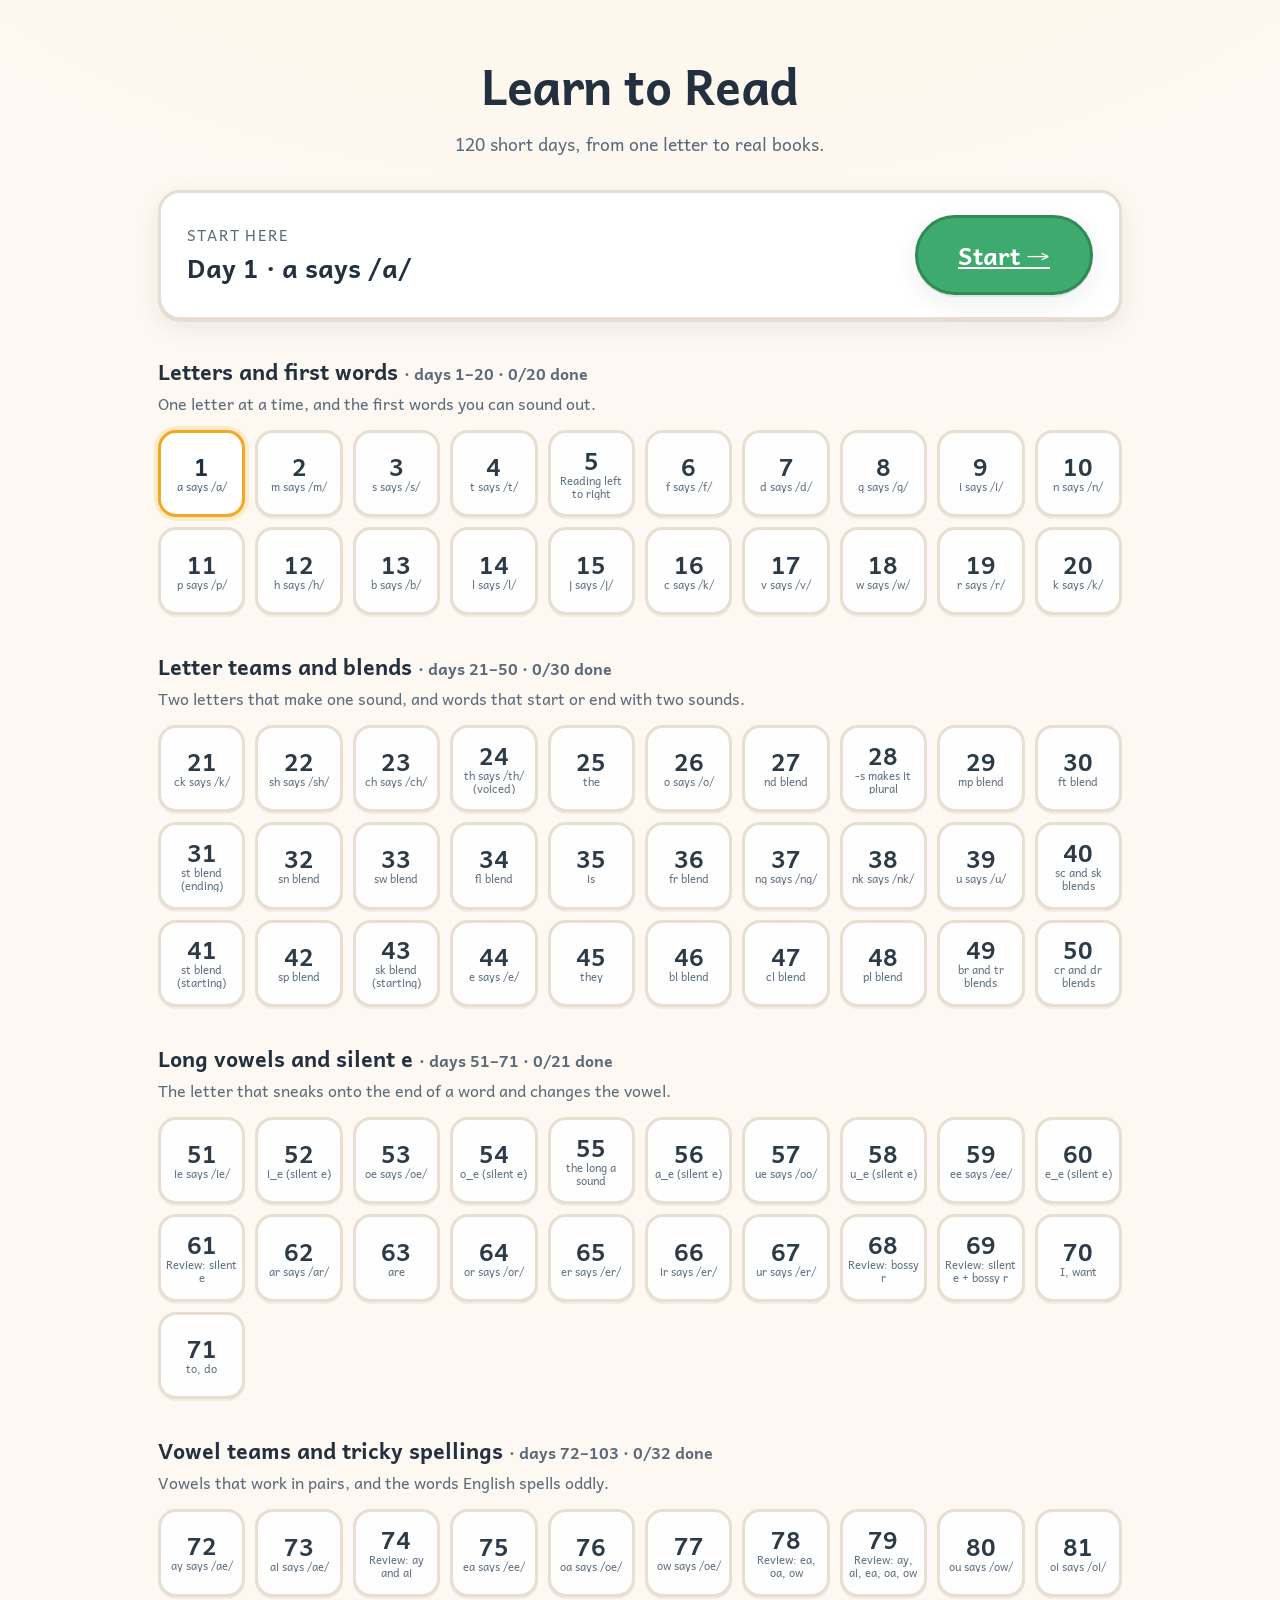
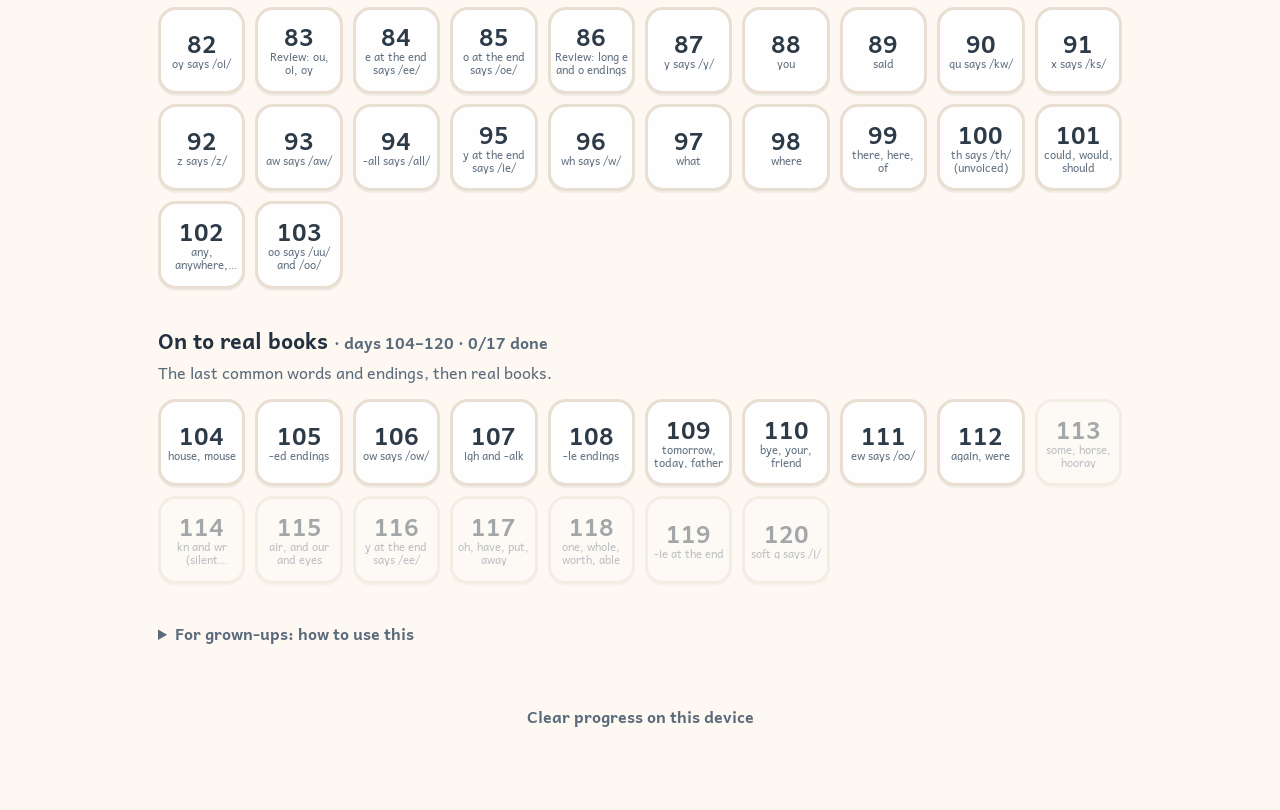
<file: web/index.html>
<!doctype html>
<html lang="en">
<head>
  <meta charset="utf-8">
  <meta name="viewport" content="width=device-width, initial-scale=1, viewport-fit=cover">
  <title>Learn to Read — 120 days of phonics</title>
  <meta name="description" content="A free, account-free phonics course: 120 short daily lessons that take a child from single letter sounds to real books.">
  <link rel="preconnect" href="https://fonts.googleapis.com">
  <link rel="preconnect" href="https://fonts.gstatic.com" crossorigin>
  <link href="https://fonts.googleapis.com/css2?family=Andika:wght@400;700&family=Lexend:wght@400;700;800&display=swap" rel="stylesheet">
  <link rel="stylesheet" href="css/style.css">
  <link rel="icon" href="data:image/svg+xml,<svg xmlns='http://www.w3.org/2000/svg' viewBox='0 0 100 100'><text y='.9em' font-size='90'>🔤</text></svg>">
</head>
<body>
  <div class="wrap">
    <header class="home-head">
      <h1>Learn to Read</h1>
      <p>120 short days, from one letter to real books.</p>
    </header>
    <main id="app"></main>
  </div>
  <script src="js/app.js"></script>
  <script src="js/home.js"></script>
</body>
</html>
</file>
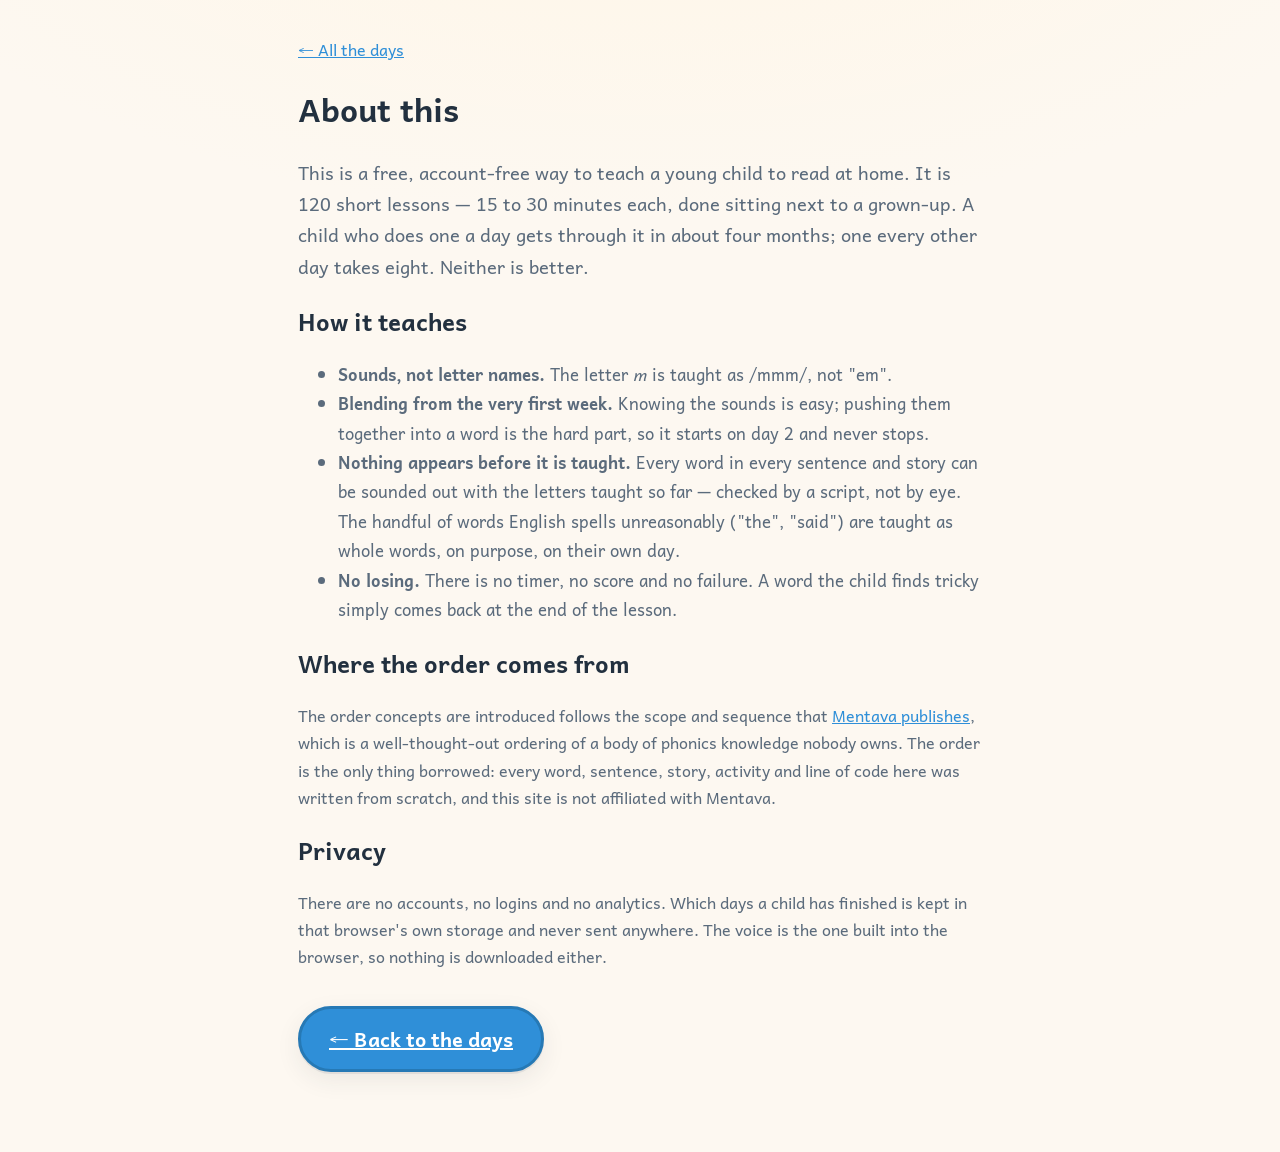
<file: web/about.html>
<!doctype html>
<html lang="en">
<head>
  <meta charset="utf-8">
  <meta name="viewport" content="width=device-width, initial-scale=1">
  <title>About — Learn to Read</title>
  <link href="https://fonts.googleapis.com/css2?family=Andika:wght@400;700&family=Lexend:wght@400;700;800&display=swap" rel="stylesheet">
  <link rel="stylesheet" href="css/style.css">
  <link rel="icon" href="data:image/svg+xml,<svg xmlns='http://www.w3.org/2000/svg' viewBox='0 0 100 100'><text y='.9em' font-size='90'>🔤</text></svg>">
</head>
<body>
  <div class="wrap" style="max-width:720px">
    <p><a href="index.html">← All the days</a></p>
    <h1>About this</h1>
    <p style="font-size:1.15rem;line-height:1.7;color:var(--ink-soft)">
      This is a free, account-free way to teach a young child to read at home. It is
      120 short lessons — 15 to 30 minutes each, done sitting next to a grown-up.
      A child who does one a day gets through it in about four months; one every
      other day takes eight. Neither is better.
    </p>
    <h2>How it teaches</h2>
    <ul style="font-size:1.05rem;line-height:1.75;color:var(--ink-soft)">
      <li><b>Sounds, not letter names.</b> The letter <i>m</i> is taught as /mmm/, not "em".</li>
      <li><b>Blending from the very first week.</b> Knowing the sounds is easy; pushing
        them together into a word is the hard part, so it starts on day 2 and never stops.</li>
      <li><b>Nothing appears before it is taught.</b> Every word in every sentence and
        story can be sounded out with the letters taught so far — checked by a script,
        not by eye. The handful of words English spells unreasonably ("the", "said")
        are taught as whole words, on purpose, on their own day.</li>
      <li><b>No losing.</b> There is no timer, no score and no failure. A word the child
        finds tricky simply comes back at the end of the lesson.</li>
    </ul>
    <h2>Where the order comes from</h2>
    <p style="line-height:1.7;color:var(--ink-soft)">
      The order concepts are introduced follows the scope and sequence that
      <a href="https://www.mentava.com/assets/docs/mentava-scope-and-sequence.pdf">Mentava
      publishes</a>, which is a well-thought-out ordering of a body of phonics
      knowledge nobody owns. The order is the only thing borrowed: every word,
      sentence, story, activity and line of code here was written from scratch,
      and this site is not affiliated with Mentava.
    </p>
    <h2>Privacy</h2>
    <p style="line-height:1.7;color:var(--ink-soft)">
      There are no accounts, no logins and no analytics. Which days a child has
      finished is kept in that browser's own storage and never sent anywhere.
      The voice is the one built into the browser, so nothing is downloaded either.
    </p>
    <p style="margin-top:36px"><a class="btn btn-primary" href="index.html">← Back to the days</a></p>
  </div>
</body>
</html>
</file>
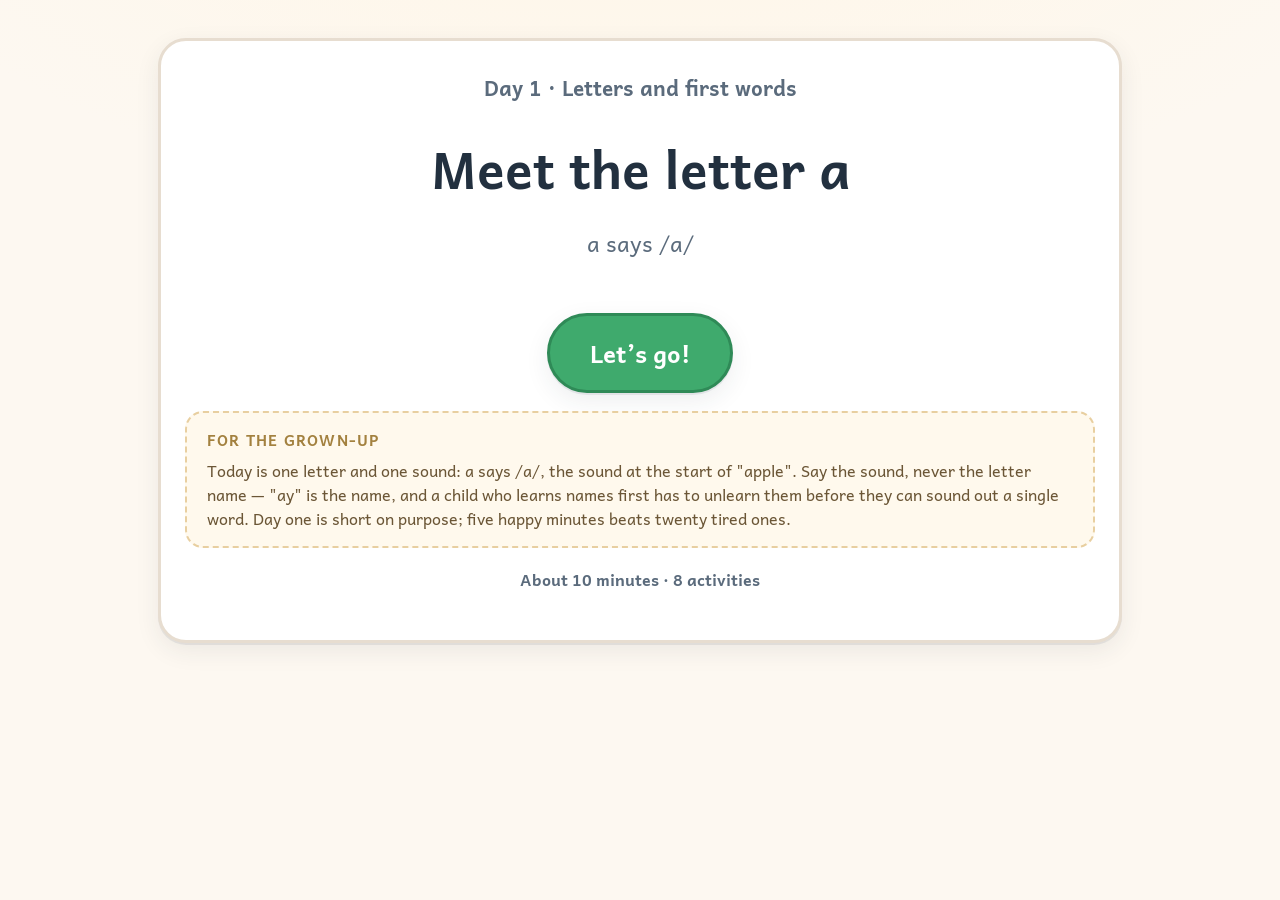
<file: web/lesson.html>
<!doctype html>
<html lang="en">
<head>
  <meta charset="utf-8">
  <meta name="viewport" content="width=device-width, initial-scale=1, viewport-fit=cover">
  <title>Phonics lesson</title>
  <link rel="preconnect" href="https://fonts.googleapis.com">
  <link rel="preconnect" href="https://fonts.gstatic.com" crossorigin>
  <link href="https://fonts.googleapis.com/css2?family=Andika:wght@400;700&family=Lexend:wght@400;700;800&display=swap" rel="stylesheet">
  <link rel="stylesheet" href="css/style.css">
  <link rel="icon" href="data:image/svg+xml,<svg xmlns='http://www.w3.org/2000/svg' viewBox='0 0 100 100'><text y='.9em' font-size='90'>🔤</text></svg>">
</head>
<body>
  <div class="wrap">
    <div class="bar" id="bar" hidden>
      <span class="count" id="lesson-title" style="text-align:left">Day</span>
      <div class="track"><div class="fill" id="fill"></div></div>
      <span class="count" id="count"></span>
    </div>
    <main id="app"></main>
  </div>
  <div class="toast" id="toast"></div>
  <script src="js/app.js"></script>
  <script src="js/activities.js"></script>
  <script src="js/lesson.js"></script>
</body>
</html>
</file>
<file: web/css/style.css>
/* Phonics — visual language
 *
 * Designed for a three-to-six-year-old holding a tablet, sitting next to a
 * parent. That drives every decision here: enormous tap targets, one thing on
 * screen at a time, no text the child is expected to read except the words
 * they are learning, and nothing that looks like a penalty.
 *
 * The lesson words are set in a rounded sans with unambiguous letterforms --
 * a single-storey "a" and "g" matter when "a" is the first thing being
 * taught. Andika and Lexend are the good free choices; both fall back to the
 * system rounded face.
 */

:root {
  --ink: #22303f;
  --ink-soft: #5b6b7c;
  --paper: #fdf8f1;
  --card: #ffffff;
  --line: #e7ddd0;

  --sun: #f5a623;
  --sky: #2f8fd8;
  --leaf: #3faa6d;
  --berry: #e2565f;
  --grape: #7b61c9;

  --shadow: 0 2px 0 rgba(34, 48, 63, .08), 0 8px 24px rgba(34, 48, 63, .08);
  --radius: 22px;

  --word-font: 'Andika', 'Lexend', 'Nunito', ui-rounded, 'SF Pro Rounded',
               'Segoe UI', system-ui, sans-serif;
}

* { box-sizing: border-box; }

body {
  margin: 0;
  font-family: var(--word-font);
  color: var(--ink);
  background:
    radial-gradient(1200px 600px at 50% -200px, #fff6e6 0%, transparent 70%),
    var(--paper);
  min-height: 100vh;
  -webkit-text-size-adjust: 100%;
  -webkit-tap-highlight-color: transparent;
}

button { font-family: inherit; cursor: pointer; border: none; background: none; color: inherit; }
a { color: var(--sky); }

.wrap { max-width: 1000px; margin: 0 auto; padding: 20px 18px 64px; }

/* ------------------------------------------------------------- buttons --- */

.btn {
  display: inline-flex;
  align-items: center;
  justify-content: center;
  gap: 10px;
  min-height: 60px;
  padding: 14px 28px;
  border-radius: 999px;
  background: var(--card);
  border: 3px solid var(--line);
  font-size: 1.25rem;
  font-weight: 700;
  box-shadow: var(--shadow);
  transition: transform .12s ease, box-shadow .12s ease, background .12s ease;
}
.btn:active { transform: translateY(2px) scale(.98); }
.btn-primary { background: var(--sky); border-color: #2679b5; color: #fff; }
.btn-go { background: var(--leaf); border-color: #2f8a57; color: #fff; }
.btn-quiet { background: transparent; border-color: transparent; box-shadow: none; color: var(--ink-soft); font-size: 1rem; min-height: 44px; }
.btn-big { font-size: 1.5rem; min-height: 76px; padding: 18px 40px; }
.btn[disabled] { opacity: .45; pointer-events: none; }

/* ---------------------------------------------------------------- home --- */

.home-head { text-align: center; padding: 26px 0 8px; }
.home-head h1 { font-size: clamp(2rem, 6vw, 3rem); margin: 0 0 6px; letter-spacing: -.5px; }
.home-head p { margin: 0; color: var(--ink-soft); font-size: 1.1rem; }

.continue-card {
  display: flex; flex-wrap: wrap; align-items: center; justify-content: space-between;
  gap: 16px; margin: 24px 0 8px; padding: 22px 26px;
  background: var(--card); border: 3px solid var(--line); border-radius: var(--radius);
  box-shadow: var(--shadow);
}
.continue-card .label { color: var(--ink-soft); font-size: .95rem; text-transform: uppercase; letter-spacing: .08em; }
.continue-card .title { font-size: 1.6rem; font-weight: 800; }

.stage { margin-top: 34px; }
.stage h2 { font-size: 1.35rem; margin: 0 0 2px; }
.stage .blurb { color: var(--ink-soft); margin: 0 0 14px; font-size: 1rem; }

.days { display: grid; grid-template-columns: repeat(auto-fill, minmax(84px, 1fr)); gap: 10px; }
.day {
  position: relative; text-decoration: none; color: inherit; aspect-ratio: 1; border-radius: 18px;
  background: var(--card); border: 3px solid var(--line);
  display: flex; flex-direction: column; align-items: center; justify-content: center;
  gap: 2px; box-shadow: 0 2px 0 rgba(34,48,63,.06);
  transition: transform .1s ease;
}
.day:active { transform: scale(.96); }
.day .n { font-size: 1.5rem; font-weight: 800; line-height: 1; }
.day .f { font-size: .7rem; color: var(--ink-soft); text-align: center; padding: 0 4px; line-height: 1.15;
          overflow: hidden; display: -webkit-box; -webkit-line-clamp: 2; -webkit-box-orient: vertical; }
.day.done { background: #eaf7ef; border-color: var(--leaf); }
.day.done::after { content: '★'; position: absolute; top: 4px; right: 8px; color: var(--leaf); font-size: 1rem; }
.day.next { border-color: var(--sun); box-shadow: 0 0 0 4px #fdecc9; }
.day.todo { opacity: .95; }
.day.missing { opacity: .4; pointer-events: none; }

/* -------------------------------------------------------------- lesson --- */

.bar[hidden] { display: none; }
.bar { display: flex; align-items: center; gap: 14px; padding: 12px 4px 0; }
.bar .spacer { flex: 1; }
.bar .track { flex: 3; height: 14px; border-radius: 99px; background: #eee3d5; overflow: hidden; }
.bar .fill { width: 0; height: 100%; background: var(--leaf); border-radius: 99px; transition: width .35s ease; }
.bar .count { color: var(--ink-soft); font-weight: 700; font-size: .95rem; min-width: 56px; text-align: right; }

.stage-area {
  margin-top: 18px; background: var(--card); border: 3px solid var(--line);
  border-radius: 28px; box-shadow: var(--shadow); padding: 30px 24px 26px;
  min-height: 56vh; display: flex; flex-direction: column;
  align-items: center; justify-content: center; text-align: center;
}

.instruction { font-size: 1.3rem; color: var(--ink-soft); margin: 0 0 22px; font-weight: 600; }

.grapheme {
  font-size: clamp(6rem, 24vw, 12rem); font-weight: 800; line-height: 1;
  letter-spacing: -.02em; color: var(--sky);
}
.keyword { font-size: 1.4rem; color: var(--ink-soft); margin-top: 10px; }
.keyword .pic { font-size: 2.6rem; display: block; margin-bottom: 4px; }

.word {
  font-size: clamp(3rem, 13vw, 6rem); font-weight: 800; letter-spacing: .04em;
  display: flex; gap: .16em; justify-content: center; flex-wrap: wrap;
}
.word .part { transition: color .2s ease, transform .2s ease; }
.word .part.lit { color: var(--berry); transform: translateY(-6px) scale(1.08); }
.word.together { gap: 0; }
.word .silent { color: #b9c4cf; }

.tiles { display: flex; flex-wrap: wrap; gap: 16px; justify-content: center; }
.tile {
  min-width: 120px; min-height: 120px; padding: 10px 22px;
  border-radius: 24px; background: var(--card); border: 4px solid var(--line);
  font-size: clamp(2rem, 8vw, 3.4rem); font-weight: 800; box-shadow: var(--shadow);
  display: flex; align-items: center; justify-content: center;
}
.tile.word-tile { font-size: clamp(1.6rem, 6vw, 2.6rem); letter-spacing: .03em; }
.tile.right { background: #eaf7ef; border-color: var(--leaf); color: #1f7a4a; }
.tile.wrong { background: #fdeceD; border-color: var(--berry); animation: shake .4s; }
@keyframes shake {
  25% { transform: translateX(-8px); } 50% { transform: translateX(8px); }
  75% { transform: translateX(-4px); } 100% { transform: translateX(0); }
}

.sentence {
  font-size: clamp(1.7rem, 5.6vw, 2.9rem); line-height: 1.55; font-weight: 700;
  max-width: 18ch; margin: 0 auto;
}
.story-lines { display: grid; gap: 12px; max-width: 22ch; margin: 0 auto; }
.story-lines .sentence { max-width: none; text-align: left; }
.tapword { border-radius: 10px; padding: 0 .06em; transition: background .15s ease; }
.tapword:hover { background: #fdf0d8; }
.tapword.lit { background: var(--sun); color: #fff; }

.sight-card {
  display: flex; flex-direction: column; align-items: center; gap: 6px;
}
.sight-card .heart { font-size: 2.6rem; }
.sight-card .word { color: var(--grape); }

.actions { display: flex; flex-wrap: wrap; gap: 14px; justify-content: center; margin-top: 30px; }

.review-grid { display: grid; grid-template-columns: repeat(auto-fit, minmax(150px, 1fr)); gap: 14px; width: 100%; max-width: 640px; }
.review-grid .tile { min-height: 92px; min-width: 0; }
.review-grid .tile.checked { background: #eaf7ef; border-color: var(--leaf); }

.question { font-size: 1.5rem; font-weight: 700; margin-bottom: 18px; }

/* ------------------------------------------------------------- parents --- */

.parent-note {
  margin-top: 18px; padding: 16px 20px; border-radius: 18px;
  background: #fff9ed; border: 2px dashed #e8cfa0; color: #6b5636;
  font-size: 1rem; line-height: 1.5; text-align: left;
}
.parent-note h3 { margin: 0 0 6px; font-size: .95rem; text-transform: uppercase; letter-spacing: .08em; color: #a3813f; }

details.parents { margin-top: 26px; }
details.parents summary { cursor: pointer; color: var(--ink-soft); font-weight: 700; padding: 10px 0; }
details.parents .body { color: var(--ink-soft); line-height: 1.6; }

/* ------------------------------------------------------------ finished --- */

.finish { text-align: center; }
.finish .stars { font-size: 4rem; letter-spacing: .1em; }
.finish h2 { font-size: 2.2rem; margin: 6px 0 4px; }
.finish p { color: var(--ink-soft); font-size: 1.15rem; margin: 0 0 24px; }

.toast {
  position: fixed; left: 50%; bottom: 24px; transform: translateX(-50%);
  background: var(--ink); color: #fff; padding: 12px 20px; border-radius: 999px;
  font-size: 1rem; opacity: 0; pointer-events: none; transition: opacity .25s ease;
}
.toast.show { opacity: .94; }

@media (prefers-reduced-motion: reduce) {
  * { animation: none !important; transition: none !important; }
}

/* ------------------------------------------------------------- recording --- */
/* The studio at /record.html. A tool for one person, not part of the course. */

.rec-tabs { display: flex; flex-wrap: wrap; gap: 8px; margin: 18px 0 10px; }
.rec-tabs .btn { min-height: 48px; font-size: 1rem; padding: 10px 18px; }
.rec-count { opacity: .7; font-weight: 600; font-size: .85rem; }

.rec-card {
  background: var(--card); border: 3px solid var(--line); border-radius: var(--radius);
  box-shadow: var(--shadow); padding: 26px 24px; margin-top: 10px; text-align: center;
}
.rec-progress { color: var(--ink-soft); font-size: .9rem; text-transform: uppercase; letter-spacing: .08em; }
.rec-text { font-size: clamp(1.8rem, 6vw, 3rem); font-weight: 800; margin: 14px 0 10px; line-height: 1.25; }
.rec-script { color: var(--ink-soft); font-size: 1.05rem; margin: 0 auto 6px; max-width: 46ch; }
.rec-file { color: var(--ink-soft); font-size: .85rem; font-family: ui-monospace, monospace; margin: 0; }
.rec-have { color: var(--leaf); font-weight: 700; }
.btn-rec { background: var(--berry); border-color: #b93f47; color: #fff; }
.rec-card pre { text-align: left; background: #f6f1e8; padding: 12px 14px; border-radius: 12px; overflow-x: auto; font-size: .9rem; }
details.parents pre { background: #f6f1e8; padding: 12px 14px; border-radius: 12px; overflow-x: auto; font-size: .9rem; }
details.parents code { background: #f6f1e8; padding: 1px 5px; border-radius: 5px; font-size: .9em; }

.rec-dest { display: flex; flex-wrap: wrap; align-items: center; gap: 8px;
            color: var(--ink-soft); font-size: .95rem; margin-bottom: 4px; }
.rec-saved { color: var(--leaf); font-weight: 700; }
.rec-how { margin: 6px auto 12px; max-width: 46ch; }
.rec-say { font-size: 1.35rem; color: var(--ink); margin-bottom: 8px; }
.rec-say b { font-size: 1.9rem; color: var(--berry); letter-spacing: .04em; }
.rec-words { color: var(--ink-soft); font-size: 1.05rem; line-height: 1.5; }
.rec-words b { color: var(--ink); }
.rec-avoid { margin-top: 10px; padding: 8px 14px; border-radius: 12px;
             background: #fff3f4; color: #99383f; font-size: .98rem; display: inline-block; }
.rec-dayfilter { background: #fff9ed; border: 2px dashed #e8cfa0; color: #6b5636;
                 padding: 10px 16px; border-radius: 14px; font-size: 1rem; }
</file>
